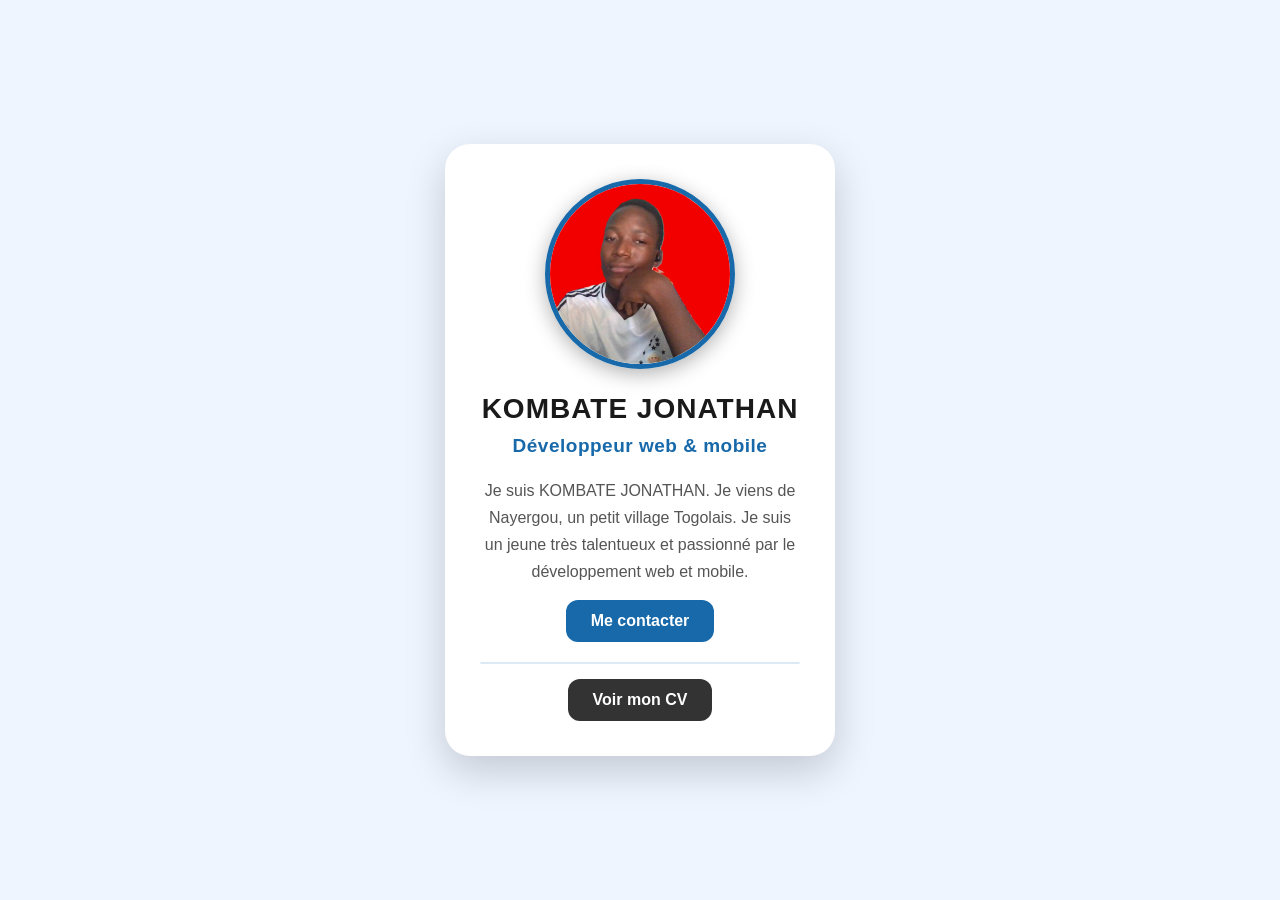
<file: index.html>
<!DOCTYPE html>
<html lang="fr">

<head>
    <meta charset="UTF-8">

    <meta name="viewport"
          content="width=device-width, initial-scale=1.0">

    <title>Mon profil</title>

    <link rel="stylesheet" href="style.css">
</head>

<body>

    <div class="carte">

        <img src="photo.jpg" alt="Ma photo">

        <h1>KOMBATE JONATHAN</h1>

        <h2>Développeur web & mobile</h2>

        <p>
            Je suis KOMBATE JONATHAN.
            Je viens de Nayergou, un petit village Togolais.
            Je suis un jeune très talentueux et passionné
            par le développement web et mobile.
        </p>

        <button id="contactBtn">Me contacter</button>

        <div id="contactInfo">

            <p>📞 Téléphone : +233 24 317 5408</p>

            <p>📧 Email : kombatejonathan53@gmail.com</p>

        </div>

        <a href="CV.html" id="cvBtn">
            Voir mon CV
        </a>

    </div>

    <script src="script.js"></script>

</body>

</html>
</file>
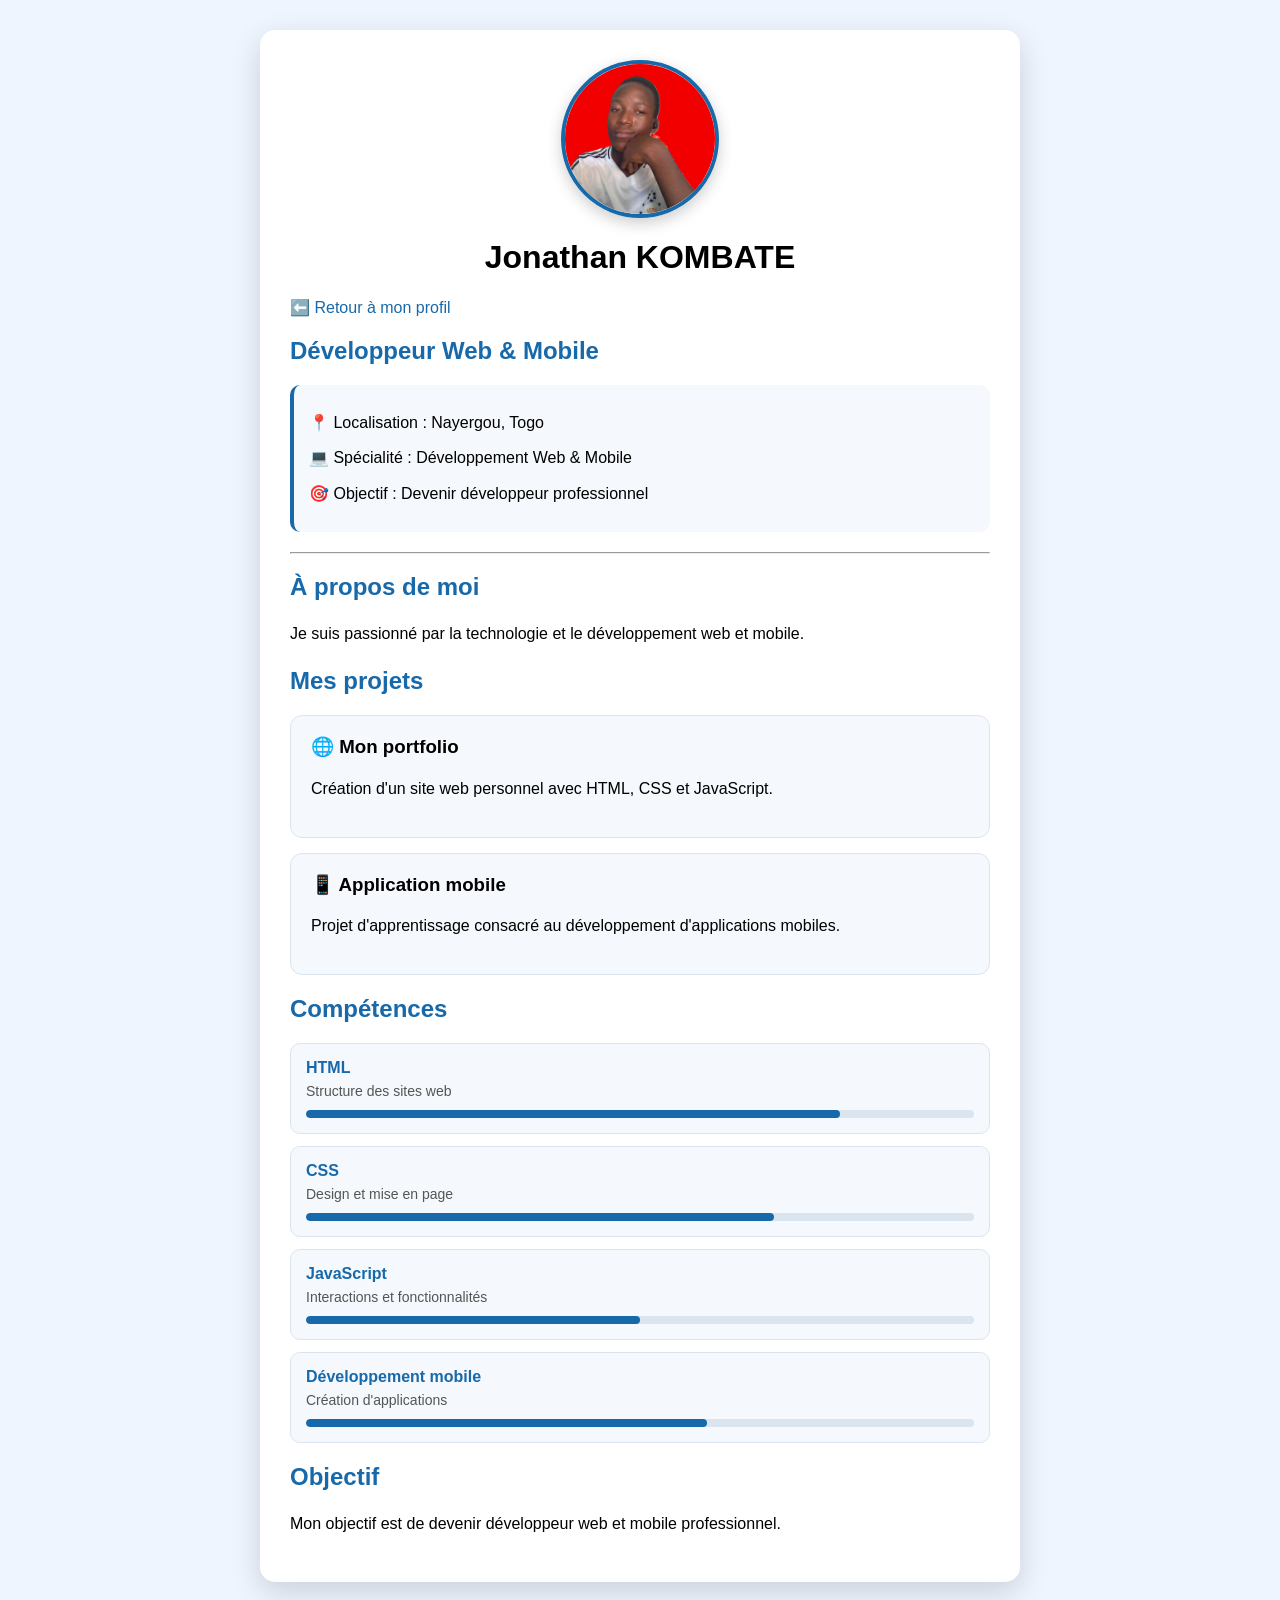
<file: CV.html>
<!DOCTYPE html>
<html lang="fr">

<head>
    <meta charset="UTF-8">

    <meta name="viewport"
          content="width=device-width, initial-scale=1.0">

    <title>CV - Jonathan KOMBATE</title>

    <link rel="stylesheet" href="CV.css">
</head>

<body>

    <div class="cv">

        <img src="photo.jpg" alt="Photo de Jonathan">

        <h1>Jonathan KOMBATE</h1>

        <a href="jonathan.html">⬅️ Retour à mon profil</a>

        <h2>Développeur Web & Mobile</h2>

        <div class="infos">

            <p>📍 Localisation : Nayergou, Togo</p>

            <p>💻 Spécialité : Développement Web & Mobile</p>

            <p>🎯 Objectif : Devenir développeur professionnel</p>

        </div>

        <hr>

        <h2>À propos de moi</h2>

        <p>
            Je suis passionné par la technologie et
            le développement web et mobile.
        </p>

        <h2>Mes projets</h2>

        <div class="projet">

            <h3>🌐 Mon portfolio</h3>

            <p>
                Création d'un site web personnel avec HTML,
                CSS et JavaScript.
            </p>

        </div>

        <div class="projet">

            <h3>📱 Application mobile</h3>

            <p>
                Projet d'apprentissage consacré au
                développement d'applications mobiles.
            </p>

        </div>

        <h2>Compétences</h2>

        <div class="competences">

            <div class="competence">

                <strong>HTML</strong>

                <span>Structure des sites web</span>

                <div class="barre">
                    <div class="niveau html"></div>
                </div>

            </div>

            <div class="competence">

                <strong>CSS</strong>

                <span>Design et mise en page</span>

                <div class="barre">
                    <div class="niveau css"></div>
                </div>

            </div>

            <div class="competence">

                <strong>JavaScript</strong>

                <span>Interactions et fonctionnalités</span>

                <div class="barre">
                    <div class="niveau javascript"></div>
                </div>

            </div>

            <div class="competence">

                <strong>Développement mobile</strong>

                <span>Création d'applications</span>

                <div class="barre">
                    <div class="niveau mobile"></div>
                </div>

            </div>

        </div>

        <h2>Objectif</h2>

        <p>
            Mon objectif est de devenir développeur web
            et mobile professionnel.
        </p>

    </div>

</body>

</html>
</file>
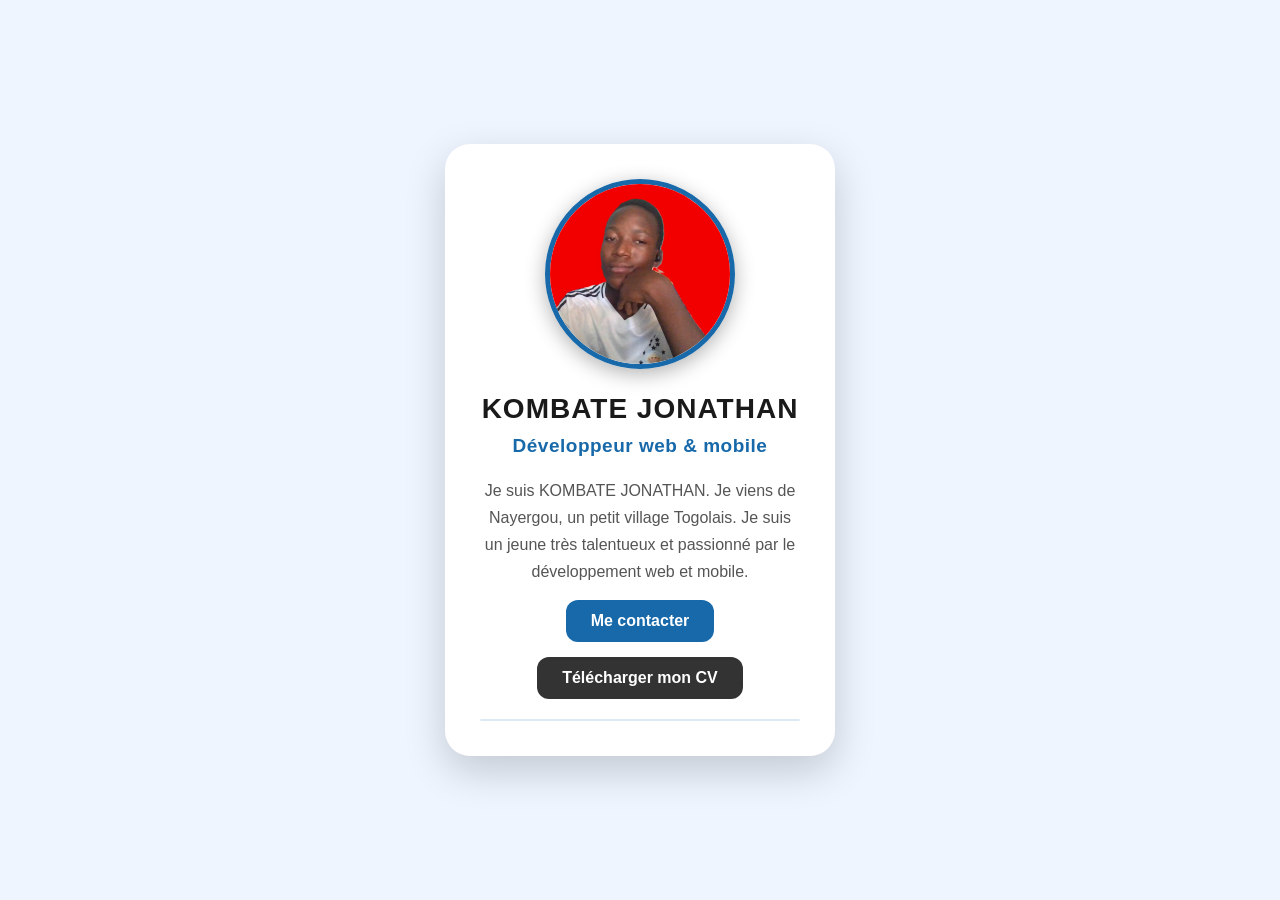
<file: jonathan.html>
<!DOCTYPE html>
<html lang="fr">

<head>
    <meta charset="UTF-8">

    <meta name="viewport"
          content="width=device-width, initial-scale=1.0">

    <title>Mon profil</title>

    <link rel="stylesheet" href="style.css">
</head>

<body>

    <div class="carte">

        <img src="photo.jpg" alt="Ma photo">

        <h1>KOMBATE JONATHAN</h1>

        <h2>Développeur web & mobile</h2>

        <p>
            Je suis KOMBATE JONATHAN.
            Je viens de Nayergou, un petit village Togolais.
            Je suis un jeune très talentueux et passionné
            par le développement web et mobile.
        </p>

<button id="contactBtn">Me contacter</button>
<a href="cv.html" id="cvBtn">Télécharger mon CV</a>
<div id="contactInfo">
    <p>📞 Téléphone :+233 24 317 5408</p>
    <p>📧 Email : kombatejonathan53@gmail.com</p>
</div>
    </div>

    <script src="script.js"></script>

</body>

</html>
</file>
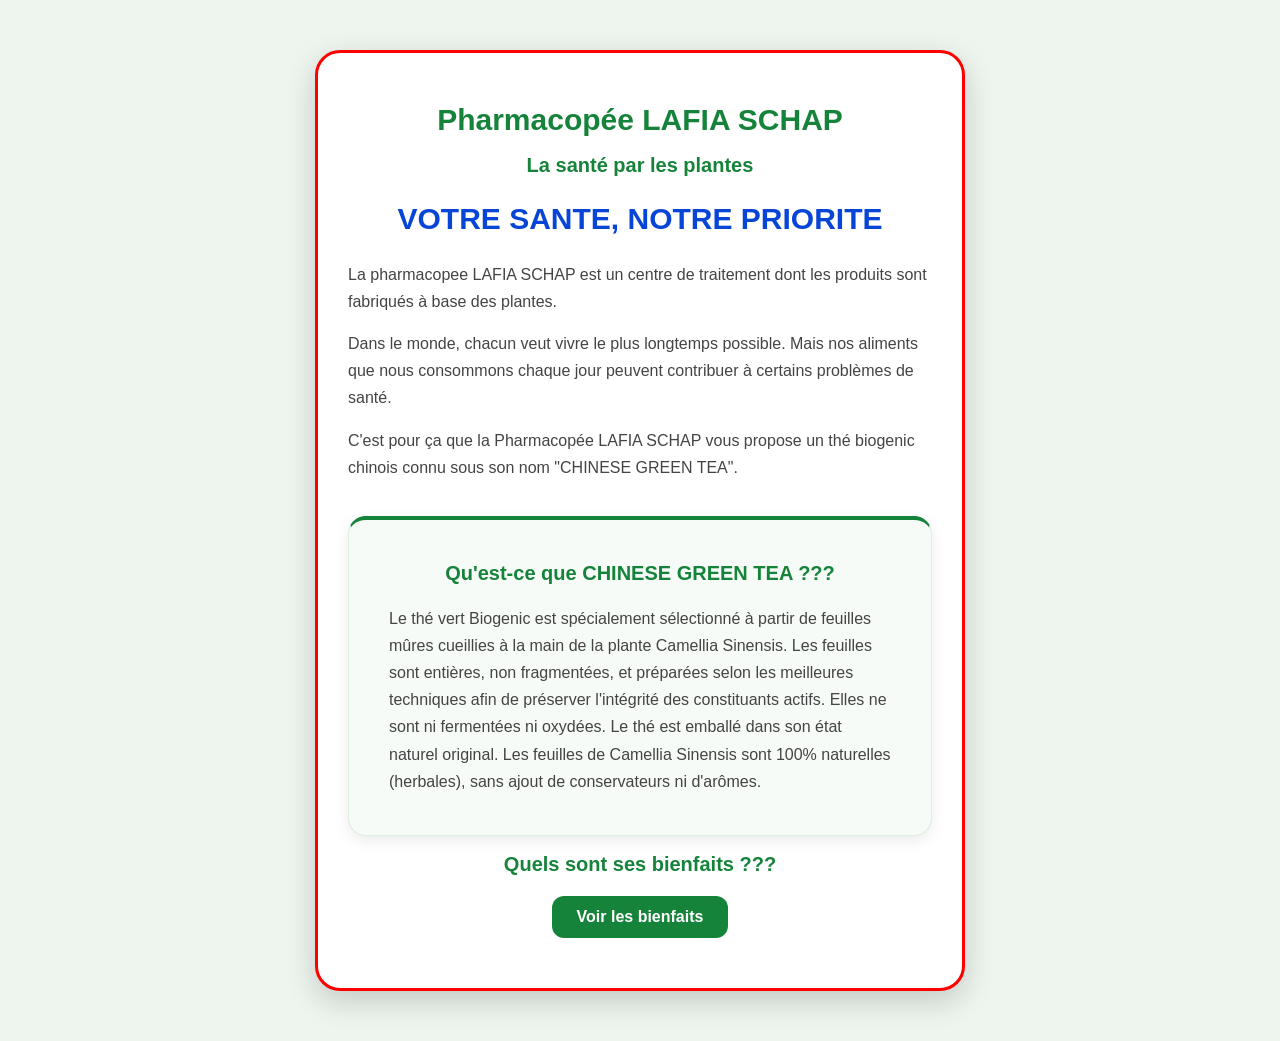
<file: pharmacopee.html>
<!DOCTYPE html>
<html lang="fr">

<head>
    <meta charset="UTF-8">
    <meta name="viewport" content="width=device-width, initial-scale=1.0">

    <title>Pharmacopée</title>

    <link rel="stylesheet" href="pharmacopee.css">
</head>

<body>

<div class="carte1">

    <h1>Pharmacopée LAFIA SCHAP</h1>

    <h2>La santé par les plantes</h2>

    <h3>VOTRE SANTE, NOTRE PRIORITE</h3>

    <p>
        La pharmacopee LAFIA SCHAP est un centre de traitement
        dont les produits sont fabriqués à base des plantes.
    </p>

    <p>
        Dans le monde, chacun veut vivre le plus longtemps possible.
        Mais nos aliments que nous consommons chaque jour peuvent
        contribuer à certains problèmes de santé.
    </p>

    <p>
        C'est pour ça que la Pharmacopée LAFIA SCHAP vous propose
        un thé biogenic chinois connu sous son nom
        "CHINESE GREEN TEA".
    </p>


    <div class="carte2">

        <h2>Qu'est-ce que CHINESE GREEN TEA ???</h2>

        <p>
            Le thé vert Biogenic est spécialement sélectionné à partir
            de feuilles mûres cueillies à la main de la plante
            Camellia Sinensis.

            Les feuilles sont entières, non fragmentées, et préparées
            selon les meilleures techniques afin de préserver
            l'intégrité des constituants actifs.

            Elles ne sont ni fermentées ni oxydées.

            Le thé est emballé dans son état naturel original.
            Les feuilles de Camellia Sinensis sont 100% naturelles
            (herbales), sans ajout de conservateurs ni d'arômes.
        </p>

    </div>


    <h2>Quels sont ses bienfaits ???</h2>

    <button id="bienfaitsBtn">Voir les bienfaits</button>


    <div id="bienfaitsInfo">

        <div class="carte3">

            <h3>Cœur</h3>

            <p>
                Le thé vert chinois contient des catéchines et
                d'autres antioxydants qui peuvent contribuer
                au fonctionnement normal de l'organisme.
            </p>


            <h3>AVC (Accident Vasculaire)</h3>

            <p>
                L'AVC est une maladie résultant d'un mauvais apport
                sanguin au cerveau.

                L'approvisionnement sanguin peut être interrompu
                soit par un blocage des vaisseaux (occlusion),
                soit par une fuite de sang hors des vaisseaux
                alimentant le cerveau.

                Lorsque le cerveau est privé de sang, cela peut
                provoquer des lésions cérébrales.

                Les facteurs de risque de l'AVC sont nombreux.
            </p>

        </div>

    </div>

</div>

<script src="pharmacopee.js"></script>

</body>
</html>
</file>
<file: style.css>
body {
    margin: 0;
    min-height: 100vh;

    display: flex;
    justify-content: center;
    align-items: center;

    background-color: #eef5ff;
    font-family: Arial, sans-serif;
}
.carte {
    width: 320px;
    padding: 35px;

    background-color: white;

    text-align: center;

    border-radius: 25px;

    box-shadow: 0 15px 40px rgba(0, 0, 0, 0.18);

    transition: transform 0.3s ease, box-shadow 0.3s ease;
}

.carte:hover {
    transform: translateY(-5px);
    box-shadow: 0 20px 50px rgba(0, 0, 0, 0.22);
}

.carte img {
    width: 180px;
    height: 180px;

    object-fit: cover;

    border-radius: 50%;

    border: 5px solid #1769aa;

    box-shadow: 0 5px 20px rgba(0, 0, 0, 0.3);
}

.carte h1 {
    margin: 20px 0 10px;

    font-size: 28px;

    color: #1a1a1a;

    letter-spacing: 1px;
}
.carte h2 {
    margin-top: 5px;
    margin-bottom: 20px;

    font-size: 19px;
    font-weight: 600;

    color: #1769aa;

    letter-spacing: 0.5px;
}

.carte p {
    line-height: 1.7;

    font-size: 16px;

    color: #555;

    margin: 15px 0;
}

.carte button {
    padding: 12px 25px;

    border: none;
    border-radius: 12px;

    background-color: #1769aa;
    color: white;

    font-size: 16px;
    font-weight: bold;

    cursor: pointer;

    transition: 0.3s;
}

.carte button:hover {
    background-color: #0d4f82;
    transform: translateY(-2px);
}
#contactInfo {
    max-height: 0;
    overflow: hidden;

    margin-top: 20px;
    padding: 0 15px;

    background-color: #f4f8fc;
    border-radius: 15px;

    transition: all 0.5s ease;

    border: 1px solid #dceaf5;
}

#contactInfo.visible {
    max-height: 200px;
    padding: 15px;
}
#cvBtn {
    display: inline-block;

    margin-top: 15px;
    padding: 12px 25px;

    background-color: #333;
    color: white;

    font-size: 16px;
    font-weight: bold;

    text-decoration: none;

    border-radius: 12px;

    transition: 0.3s;
}

#cvBtn:hover {
    background-color: #1769aa;
    transform: translateY(-2px);
}
</file>
<file: CV.css>
body {
    margin: 0;
    padding: 30px;

    background-color: #eef5ff;
    font-family: Arial, sans-serif;
}

.cv {
    max-width: 700px;
    margin: auto;
    padding: 30px;

    background-color: white;

    border-radius: 15px;

    box-shadow: 0 10px 30px rgba(0, 0, 0, 0.15);
}

.cv img {
    display: block;

    width: 150px;
    height: 150px;

    object-fit: cover;

    border-radius: 50%;

    margin: 0 auto 20px;

    border: 4px solid #1769aa;

    box-shadow: 0 5px 15px rgba(0, 0, 0, 0.2);
}

.cv h1 {
    text-align: center;
}

.cv h2 {
    color: #1769aa;
}

.cv a {
    text-decoration: none;
    color: #1769aa;
}

.cv p {
    line-height: 1.6;
}

.infos {
    margin: 20px 0;
    padding: 15px;

    background-color: #f5f8fc;

    border-left: 4px solid #1769aa;

    border-radius: 10px;
}

.infos p {
    margin: 10px 0;
}

.projet {
    margin-top: 15px;
    padding: 20px;

    background-color: #f5f8fc;

    border-radius: 12px;

    border: 1px solid #dbe5f0;

    transition: 0.3s;
}

.projet h3 {
    margin-top: 0;
}

.projet p {
    line-height: 1.5;
}

.projet:hover {
    transform: translateY(-5px);

    box-shadow: 0 8px 20px rgba(0, 0, 0, 0.12);
}

.competences {
    display: grid;
    gap: 12px;
}

.competence {
    padding: 15px;

    background-color: #f5f8fc;

    border-radius: 10px;

    border: 1px solid #dbe5f0;
}

.competence strong {
    display: block;

    margin-bottom: 5px;

    color: #1769aa;
}

.competence span {
    font-size: 14px;
    color: #555;
}

.barre {
    height: 8px;

    margin-top: 10px;

    background-color: #dbe5f0;

    border-radius: 10px;

    overflow: hidden;
}

.niveau {
    height: 100%;

    background-color: #1769aa;

    border-radius: 10px;
}

.niveau.html {
    width: 80%;
}

.niveau.css {
    width: 70%;
}

.niveau.javascript {
    width: 50%;
}

.niveau.mobile {
    width: 60%;
}
</file>
<file: pharmacopee.css>
body {
    margin: 0;
    padding: 20px;

    background-color: #eef5ee;

    font-family: Arial, sans-serif;
}

h1 {
    text-align: center;
    color: #16833a;
    font-size: 30px;
    margin-bottom: 10px;
    animation: apparitionTitre 1s ease;
}

@keyframes apparitionTitre {
    from {
        opacity: 0;
        transform: translateY(-20px);
    }

    to {
        opacity: 1;
        transform: translateY(0);
    }
}
h2 {
    text-align: center;
    color: #16833a;
    font-size: 20px;
    margin-bottom: 20px;
}
h2 {
    animation: apparitionSousTitre 1s ease 0.3s;
    animation-fill-mode: both;
}

@keyframes apparitionSousTitre {
    from {
        opacity: 0;
        transform: translateY(-10px);
    }

    to {
        opacity: 1;
        transform: translateY(0);
    }
}

h3 {
    text-align: center;
    color: #0645d6;
    font-size: 30px;
    margin: 25px 0;
    animation: apparitionPriorite 1s ease 0.6s;
    animation-fill-mode: both;
}

@keyframes apparitionPriorite {
    from {
        opacity: 0;
        transform: scale(0.9);
    }

    to {
        opacity: 1;
        transform: scale(1);
    }
}
p {
    text-align: left;
    background-color: transparent;

    font-size: 16px;
    line-height: 1.7;

    color: #444;

    margin: 15px 0;
}
.carte1 {
    width: 100%;
    max-width: 650px;

    margin: 30px auto;
    padding: 30px;

    box-sizing: border-box;

    background-color: white !important;

    border: 3px solid red;

    border-radius: 25px;

    box-shadow: 0 10px 30px rgba(0, 0, 0, 0.18);
}

.carte2 {
    width: 100%;
    margin-top: 35px;
    padding: 25px;
    box-sizing: border-box;
    background-color: #f7fbf7;
    border-radius: 18px;
    border: 1px solid #dcefe0;
    border-top: 4px solid #16833a;
    box-shadow: 0 5px 15px rgba(0, 0, 0, 0.08);
    transition: 0.3s ease;
}

.carte2:hover {
    transform: translateY(-3px);
    box-shadow: 0 8px 20px rgba(0, 0, 0, 0.12);
}

.carte2 p {
    background-color: transparent;

    padding: 0 15px;

    line-height: 1.7;
}
.carte3 {
    width: 100%;
    margin-top: 30px;
    padding: 25px;
    box-sizing: border-box;
    background-color: #ffffff;
    border-radius: 18px;
    border: 1px solid #dcefe0;
    border-left: 4px solid #16833a;
    box-shadow: 0 5px 15px rgba(0, 0, 0, 0.08);
}
.carte3 h3 {
    color: #0645d6;

    font-size: 28px;

    margin: 25px 0 15px;
}
#bienfaitsBtn {
    display: block;

    margin: 20px auto;

    padding: 12px 25px;

    border: none;
    border-radius: 12px;

    background-color: #16833a;
    color: white;

    font-size: 16px;
    font-weight: bold;

    cursor: pointer;

    transition: 0.3s;
}
#bienfaitsBtn:hover {
    transform: translateY(-3px);
    box-shadow: 0 6px 15px rgba(0, 0, 0, 0.2);
}

#bienfaitsBtn:active {
    transform: scale(0.95);
}

#bienfaitsBtn:hover {
    background-color: #0f632b;
    transform: translateY(-2px);
}

#bienfaitsInfo {
    max-height: 0;
    overflow: hidden;

    opacity: 0;

    transition: max-height 0.5s ease, opacity 0.5s ease;
}

#bienfaitsInfo.visible {
    max-height: 1000px;
    opacity: 1;
}
#bienfaitsInfo {
    max-height: 0;
    overflow: hidden;
    opacity: 0;
    transform: translateY(-10px);
    transition: 
        max-height 0.6s ease,
        opacity 0.5s ease,
        transform 0.5s ease;
}

#bienfaitsInfo.visible {
    max-height: 1200px;
    opacity: 1;
    transform: translateY(0);
}
#bienfaitsInfo h3,
#bienfaitsInfo p {
    opacity: 0;
    transform: translateY(15px);
    transition: opacity 0.6s ease, transform 0.6s ease;
}

#bienfaitsInfo.visible h3,
#bienfaitsInfo.visible p {
    opacity: 1;
    transform: translateY(0);
}

#bienfaitsInfo.visible h3:nth-of-type(2),
#bienfaitsInfo.visible h3:nth-of-type(2) + p {
    transition-delay: 0.3s;
}
.carte1 > p {
    opacity: 0;
    transform: translateY(15px);
    animation: apparitionTexte 0.8s ease forwards;
}

.carte1 > p:nth-of-type(1) {
    animation-delay: 0.8s;
}

.carte1 > p:nth-of-type(2) {
    animation-delay: 1.1s;
}

.carte1 > p:nth-of-type(3) {
    animation-delay: 1.4s;
}

@keyframes apparitionTexte {
    from {
        opacity: 0;
        transform: translateY(15px);
    }

    to {
        opacity: 1;
        transform: translateY(0);
    }
}
.carte2 h2 {
    color: #16833a;
    transition: 0.3s ease;
}

.carte2:hover h2 {
    transform: scale(1.03);
    color: #0f632b;
}
#bienfaitsBtn:hover {
    box-shadow: 0 6px 18px rgba(22, 131, 58, 0.35);
}
#bienfaitsInfo h3 {
    position: relative;
    padding-bottom: 8px;
}

#bienfaitsInfo h3::after {
    content: "";
    display: block;
    width: 50px;
    height: 3px;
    background-color: #16833a;
    margin: 8px auto 0;
    border-radius: 5px;
}
</file>
